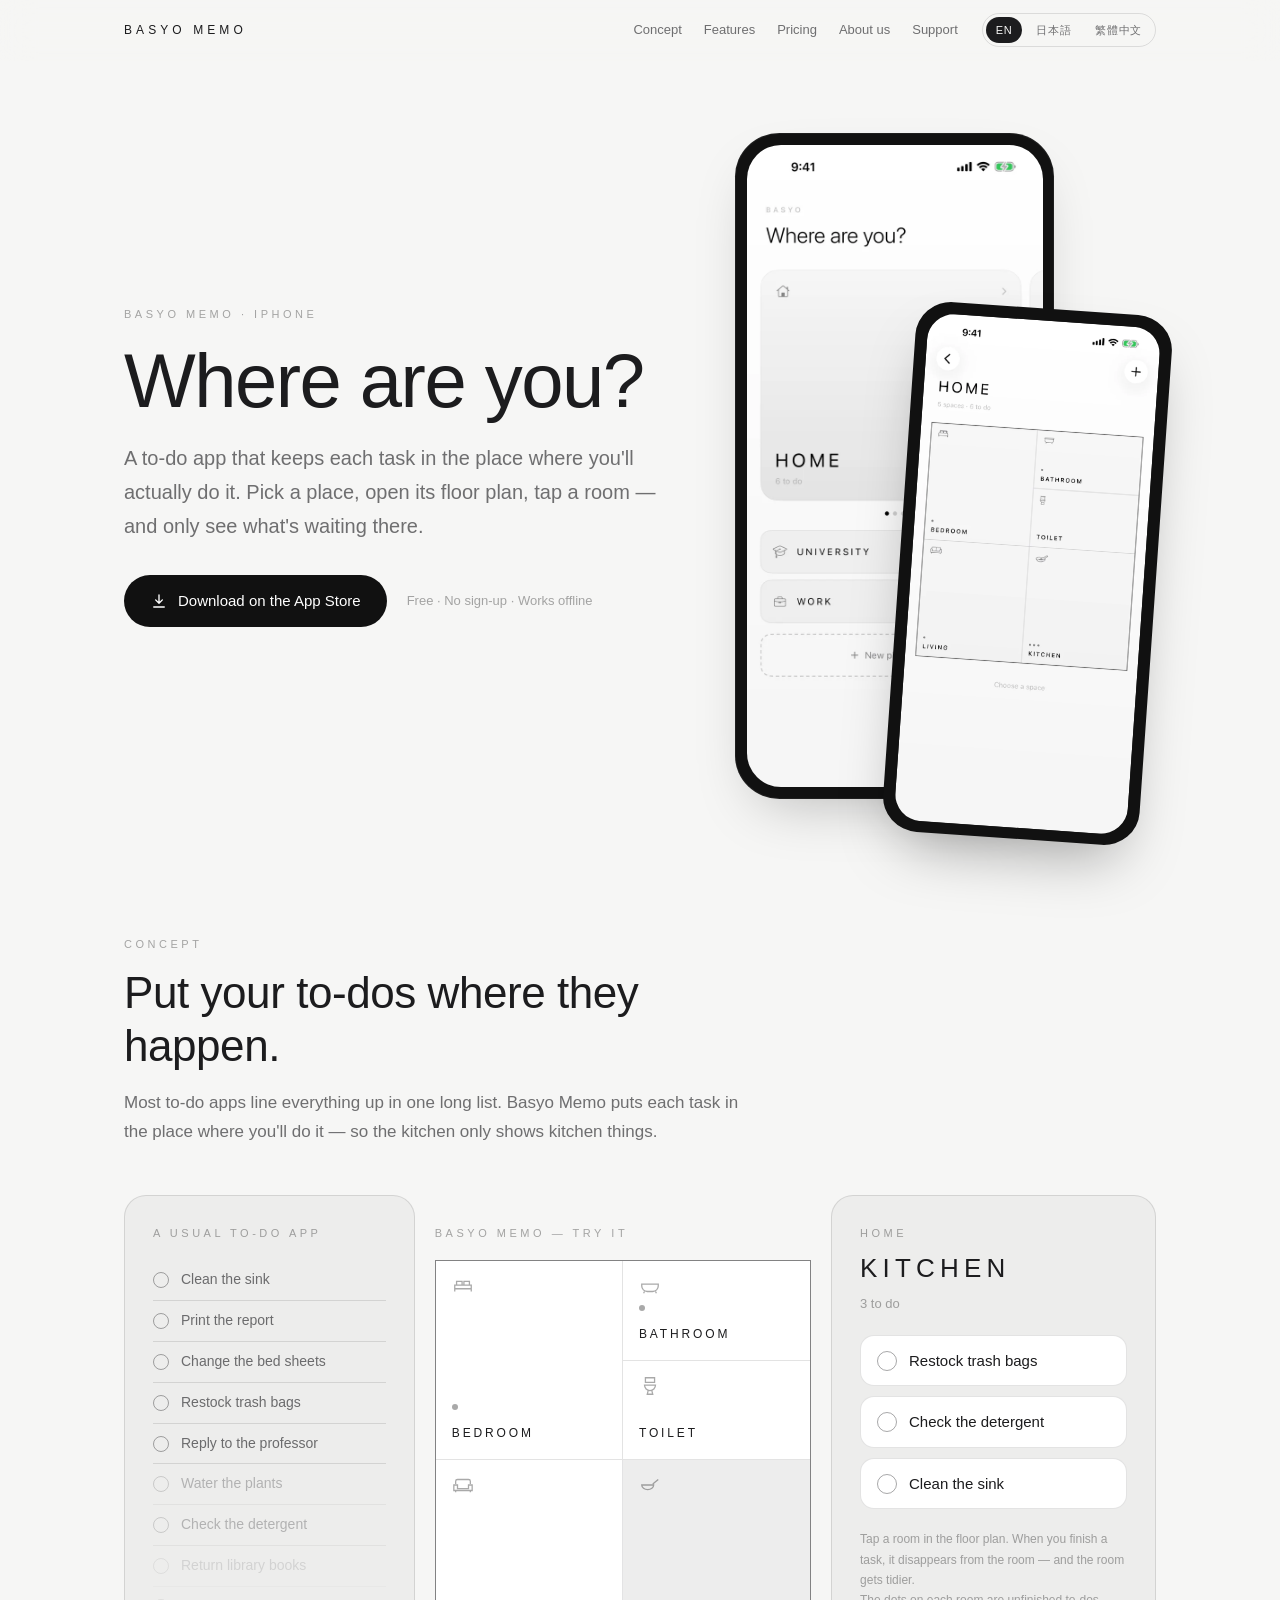
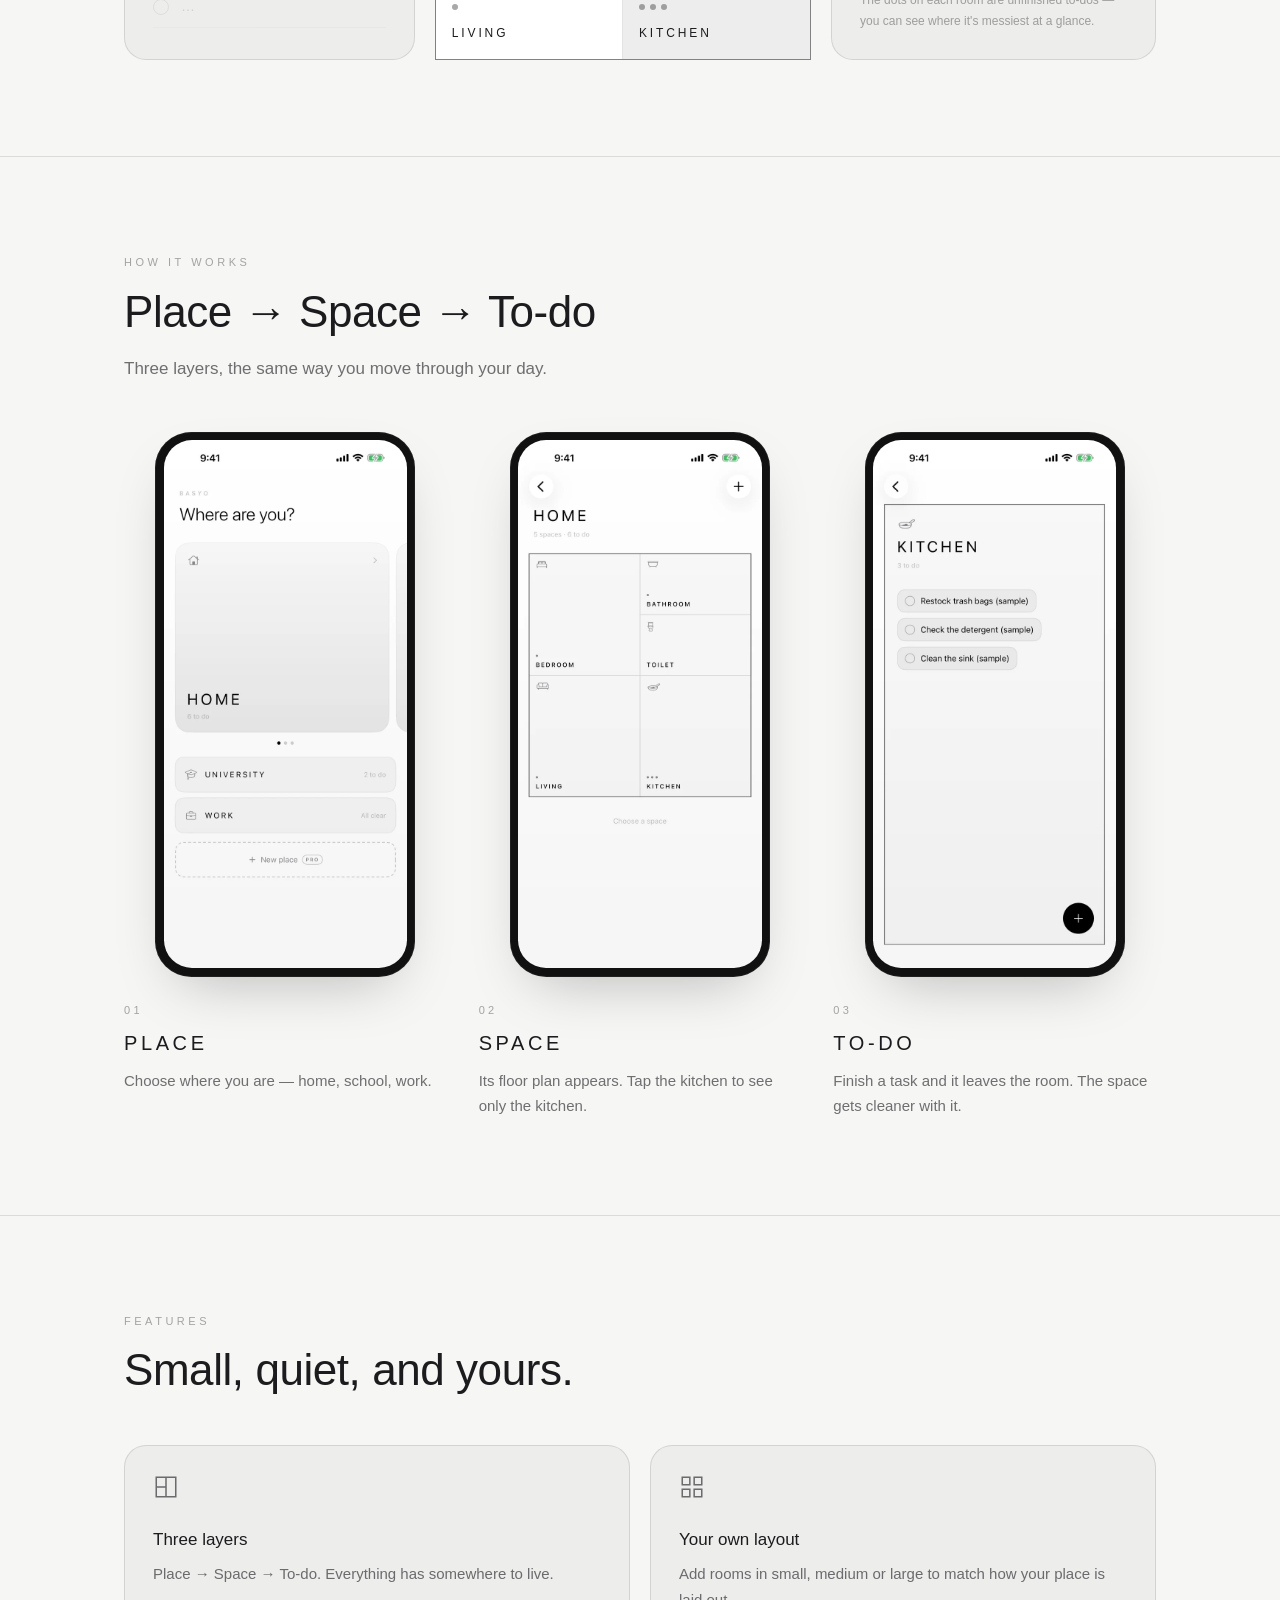
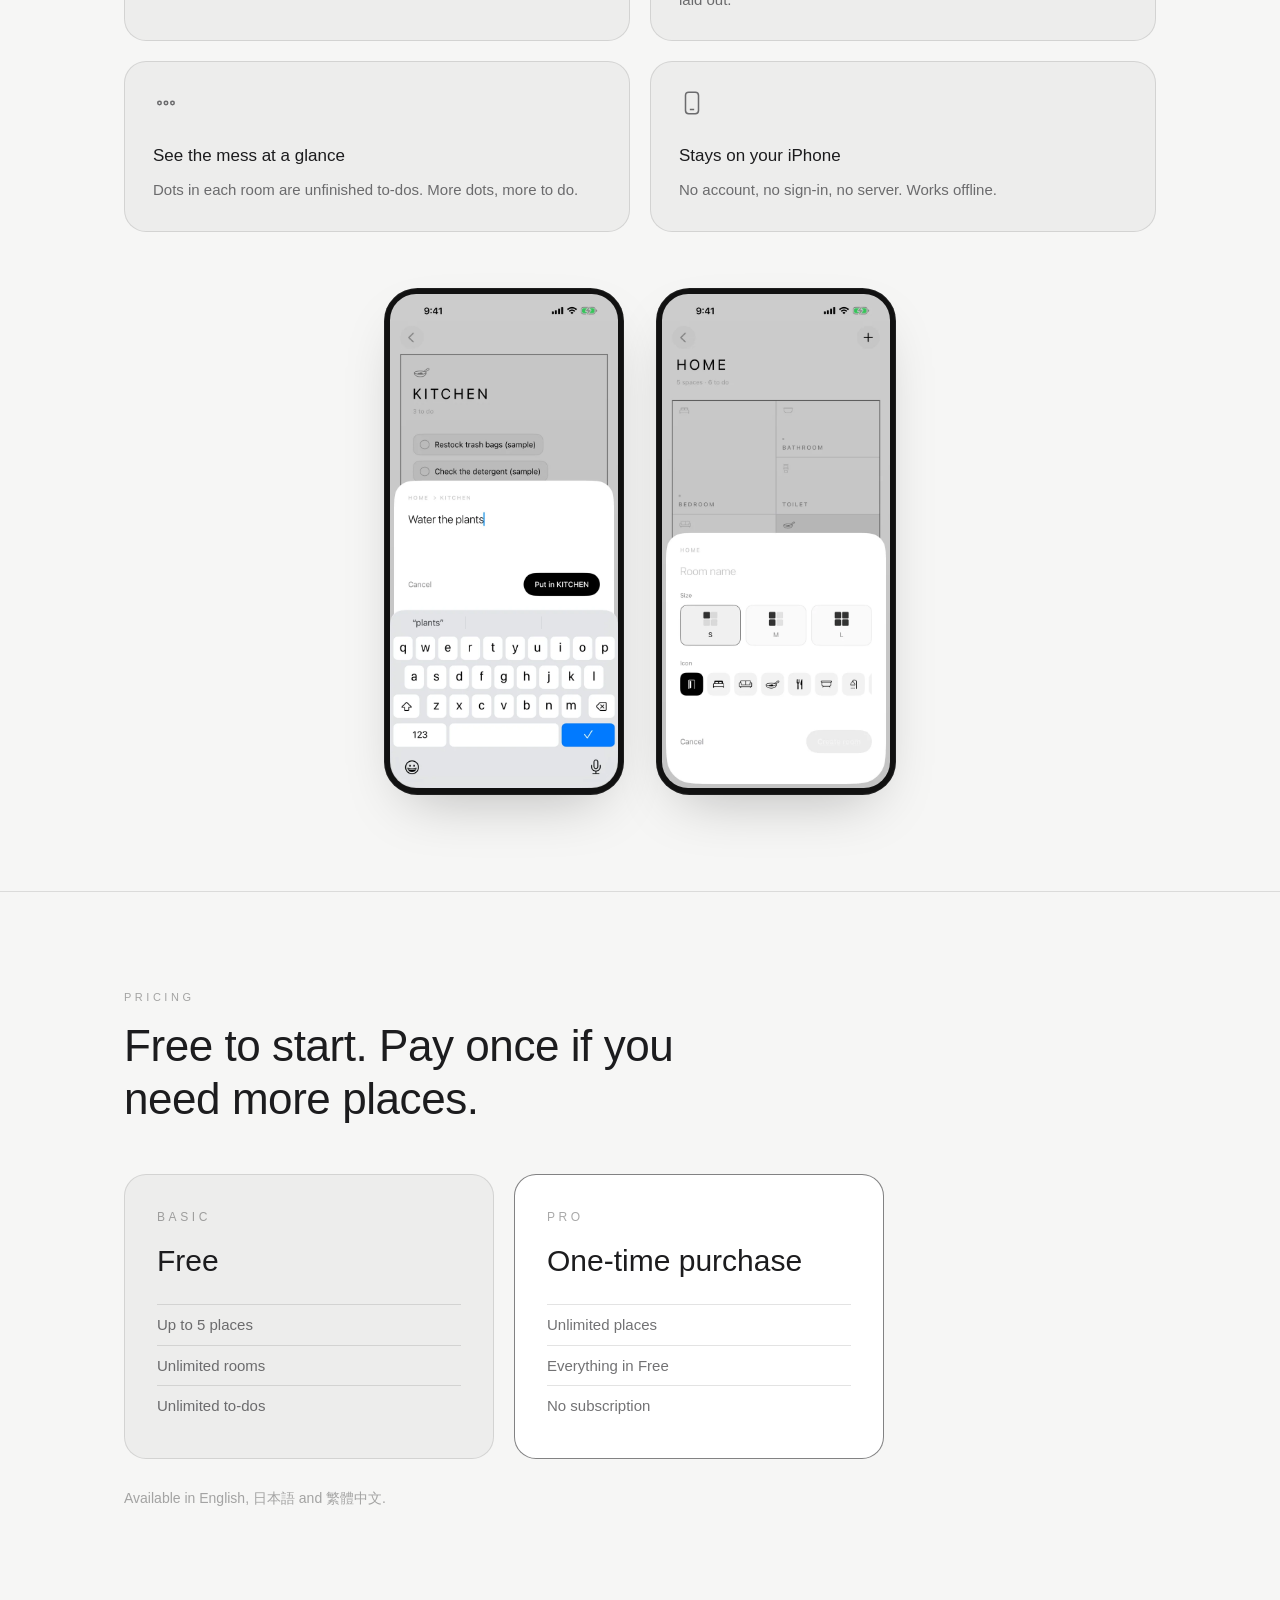
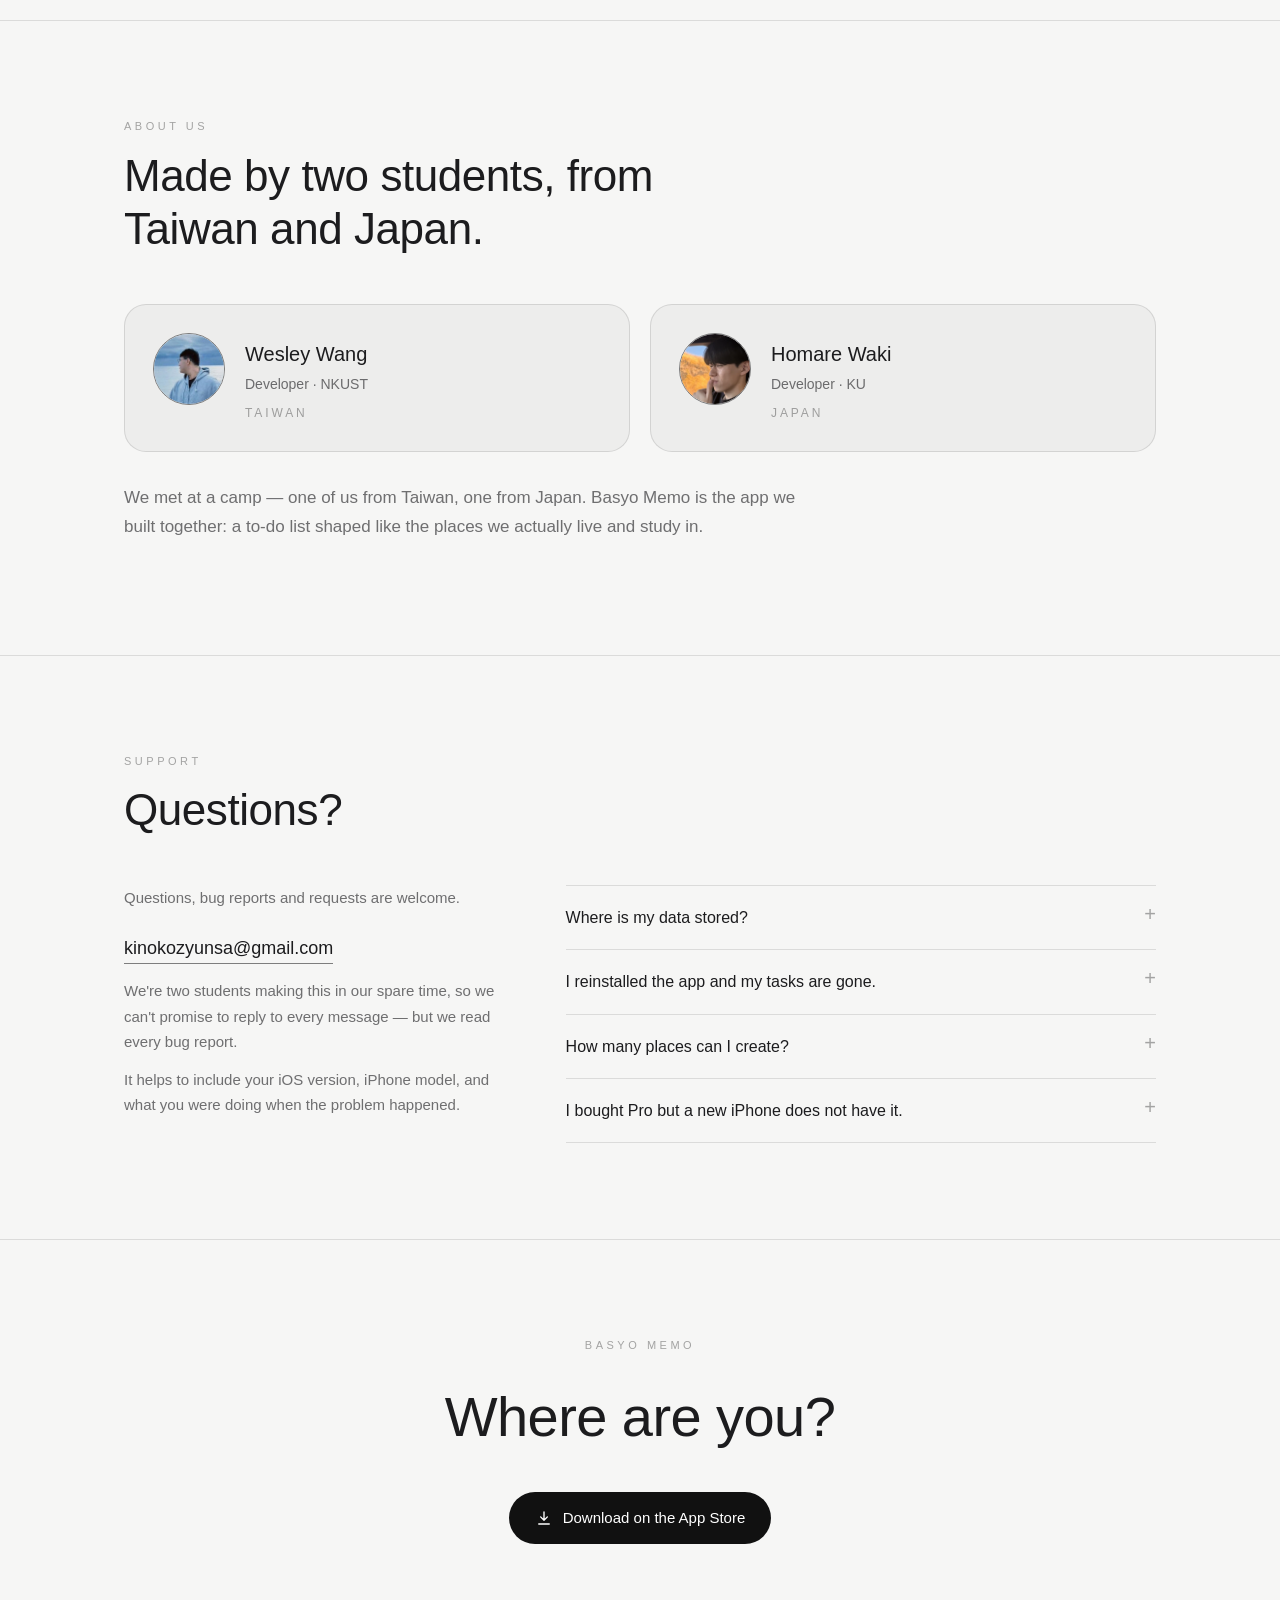
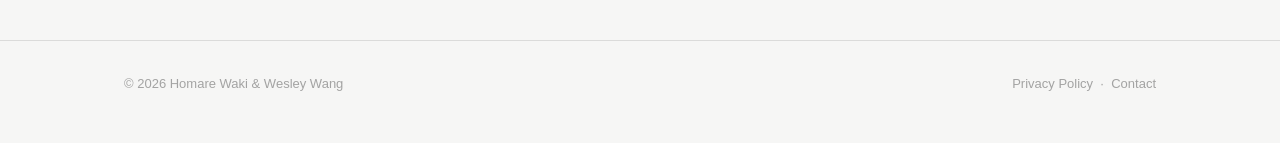
<file: index.html>
<!DOCTYPE html>
<html lang="en">
<head>
<meta charset="utf-8">
<meta name="viewport" content="width=device-width, initial-scale=1">
<title>Basyo Memo — To-dos that live where they happen</title>
<meta name="description" content="Basyo Memo is an iPhone to-do app that puts each task in the place where you'll do it. Pick a place, open its floor plan, tap a room.">
<meta property="og:title" content="Basyo Memo">
<meta property="og:description" content="To-dos that live where they happen.">
<meta property="og:image" content="images/place.webp">
<meta name="apple-itunes-app" content="app-id=6815061856">
<link rel="stylesheet" href="style.css">
</head>
<body>

<header class="topbar" id="top">
  <div class="wrap">
    <a class="brand" href="#top">BASYO MEMO</a>
    <nav class="nav" aria-label="Sections">
      <a href="#concept" data-i18n="nav.concept">Concept</a>
      <a href="#features" data-i18n="nav.features">Features</a>
      <a href="#pricing" data-i18n="nav.pricing">Pricing</a>
      <a href="#about" data-i18n="nav.about">About us</a>
      <a href="#support" data-i18n="nav.support">Support</a>
    </nav>
    <div class="lang" role="group" aria-label="Language">
      <button type="button" data-lang="en" aria-pressed="true">EN</button>
      <button type="button" data-lang="ja" aria-pressed="false">日本語</button>
      <button type="button" data-lang="zh" aria-pressed="false">繁體中文</button>
    </div>
  </div>
</header>

<main>

<!-- Hero -->
<div class="hero">
  <div class="wrap">
    <div>
      <div class="label">Basyo Memo · iPhone</div>
      <h1 data-i18n="hero.title">Where are you?</h1>
      <p class="lead" data-i18n="hero.lead">A to-do app that keeps each task in the place where you'll actually do it. Pick a place, open its floor plan, tap a room — and only see what's waiting there.</p>
      <div class="cta-row">
        <a class="store" href="https://apps.apple.com/tw/app/basyo-memo/id6815061856">
          <svg viewBox="0 0 24 24" fill="none" stroke="currentColor" stroke-width="1.8" stroke-linecap="round" stroke-linejoin="round" aria-hidden="true"><path d="M12 4v11m0 0-4.5-4.5M12 15l4.5-4.5M5 20h14"/></svg>
          <span data-i18n="cta.store">Download on the App Store</span>
        </a>
        <span class="cta-note" data-i18n="cta.note">Free · No sign-up · Works offline</span>
      </div>
    </div>
    <div class="hero-phones" aria-hidden="true">
      <div class="phone"><img src="images/place.webp" alt="" width="660" height="1434"></div>
      <div class="phone"><img src="images/floorplan.webp" alt="" width="660" height="1434"></div>
    </div>
  </div>
</div>

<!-- Concept -->
<section id="concept">
  <div class="wrap">
    <div class="section-head reveal">
      <div class="label" data-i18n="concept.label">Concept</div>
      <h2 data-i18n="concept.title">Put your to-dos where they happen.</h2>
      <p data-i18n="concept.body">Most to-do apps line everything up in one long list. Basyo Memo puts each task in the place where you'll do it — so the kitchen only shows kitchen things.</p>
    </div>

    <div class="demo reveal">
      <div class="list-card">
        <h3 class="label" data-i18n="concept.listLabel">A usual to-do app</h3>
        <ul class="long-list" data-i18n-list="concept.list">
          <li>Clean the sink</li><li>Print the report</li><li>Change the bed sheets</li>
          <li>Restock trash bags</li><li>Reply to the professor</li><li>Water the plants</li>
          <li>Check the detergent</li><li>Return library books</li><li>…</li>
        </ul>
      </div>
      <div class="plan-col">
        <h3 class="label" data-i18n="concept.placeLabel">Basyo Memo — try it</h3>
        <div class="plan" id="plan" role="group" aria-label="Floor plan">
        <button class="room r-bed" data-room="bedroom" aria-pressed="false">
          <svg viewBox="0 0 24 24"><path d="M3 18v-7h18v7M3 15h18M5 11V7h6v4M13 11V7h6v4"/></svg>
          <span><span class="dots"></span><span class="name" data-i18n="room.bedroom">Bedroom</span></span>
        </button>
        <button class="room r-bath" data-room="bathroom" aria-pressed="false">
          <svg viewBox="0 0 24 24"><path d="M3 10h18v2a6 6 0 0 1-6 6H9a6 6 0 0 1-6-6zM6 18l-1 2M18 18l1 2"/></svg>
          <span><span class="dots"></span><span class="name" data-i18n="room.bathroom">Bathroom</span></span>
        </button>
        <button class="room r-toilet" data-room="toilet" aria-pressed="false">
          <svg viewBox="0 0 24 24"><path d="M7 3h10v5H7zM6 11h12a6 6 0 0 1-6 6 6 6 0 0 1-6-6zM10 17l-1 4h6l-1-4"/></svg>
          <span><span class="dots"></span><span class="name" data-i18n="room.toilet">Toilet</span></span>
        </button>
        <button class="room r-living" data-room="living" aria-pressed="false">
          <svg viewBox="0 0 24 24"><path d="M4 11V8a2 2 0 0 1 2-2h12a2 2 0 0 1 2 2v3M2 12h4v4h12v-4h4v6H2zM4 18v2M20 18v2"/></svg>
          <span><span class="dots"></span><span class="name" data-i18n="room.living">Living</span></span>
        </button>
        <button class="room r-kitchen" data-room="kitchen" aria-pressed="true">
          <svg viewBox="0 0 24 24"><path d="M3 12h13a6.5 5 0 0 1-13 0zM15 11l6-5"/></svg>
          <span><span class="dots"></span><span class="name" data-i18n="room.kitchen">Kitchen</span></span>
        </button>
      </div>

      </div>

      <div class="panel" aria-live="polite">
        <div class="label">HOME</div>
        <div class="room-title" id="panel-title">Kitchen</div>
        <div class="count" id="panel-count"></div>
        <ul class="tasks" id="panel-tasks"></ul>
        <p class="clear" id="panel-clear" hidden data-i18n="demo.clear">All clear. Nothing waiting here.</p>
        <div class="hint"><span data-i18n="concept.tryIt">Tap a room in the floor plan. When you finish a task, it disappears from the room — and the room gets tidier.</span><br><span data-i18n="demo.hint">The dots on each room are unfinished to-dos — you can see where it's messiest at a glance.</span></div>
      </div>
    </div>
  </div>
</section>

<!-- How it works -->
<section id="how">
  <div class="wrap">
    <div class="section-head reveal">
      <div class="label" data-i18n="how.label">How it works</div>
      <h2 data-i18n="how.title">Place → Space → To-do</h2>
      <p data-i18n="how.body">Three layers, the same way you move through your day.</p>
    </div>
    <div class="steps">
      <div class="step reveal">
        <div class="phone"><img src="images/place.webp" alt="Choosing a place: Home, University, Work" width="660" height="1434"></div>
        <div class="num">01</div>
        <h3 data-i18n="how.s1t">Place</h3>
        <p data-i18n="how.s1">Choose where you are — home, school, work.</p>
      </div>
      <div class="step reveal">
        <div class="phone"><img src="images/floorplan.webp" alt="Floor plan of Home with five rooms" width="660" height="1434"></div>
        <div class="num">02</div>
        <h3 data-i18n="how.s2t">Space</h3>
        <p data-i18n="how.s2">Its floor plan appears. Tap the kitchen to see only the kitchen.</p>
      </div>
      <div class="step reveal">
        <div class="phone"><img src="images/room.webp" alt="Kitchen with three to-dos" width="660" height="1434"></div>
        <div class="num">03</div>
        <h3 data-i18n="how.s3t">To-do</h3>
        <p data-i18n="how.s3">Finish a task and it leaves the room. The space gets cleaner with it.</p>
      </div>
    </div>
  </div>
</section>

<!-- Features -->
<section id="features">
  <div class="wrap">
    <div class="section-head reveal">
      <div class="label" data-i18n="feat.label">Features</div>
      <h2 data-i18n="feat.title">Small, quiet, and yours.</h2>
    </div>
    <div class="features">
      <div class="feature reveal">
        <svg viewBox="0 0 24 24"><path d="M3 3h18v18H3zM12 3v18M3 12h9"/></svg>
        <h3 data-i18n="feat.f1t">Three layers</h3>
        <p data-i18n="feat.f1">Place → Space → To-do. Everything has somewhere to live.</p>
      </div>
      <div class="feature reveal">
        <svg viewBox="0 0 24 24"><path d="M3 3h7v7H3zM14 3h7v7h-7zM3 14h7v7H3zM14 14h7v7h-7z"/></svg>
        <h3 data-i18n="feat.f2t">Your own layout</h3>
        <p data-i18n="feat.f2">Add rooms in small, medium or large to match how your place is laid out.</p>
      </div>
      <div class="feature reveal">
        <svg viewBox="0 0 24 24"><circle cx="6" cy="12" r="1.6"/><circle cx="12" cy="12" r="1.6"/><circle cx="18" cy="12" r="1.6"/></svg>
        <h3 data-i18n="feat.f3t">See the mess at a glance</h3>
        <p data-i18n="feat.f3">Dots in each room are unfinished to-dos. More dots, more to do.</p>
      </div>
      <div class="feature reveal">
        <svg viewBox="0 0 24 24"><rect x="6" y="2" width="12" height="20" rx="3"/><path d="M10 18h4"/></svg>
        <h3 data-i18n="feat.f4t">Stays on your iPhone</h3>
        <p data-i18n="feat.f4">No account, no sign-in, no server. Works offline.</p>
      </div>
    </div>
    <div class="gallery reveal">
      <div class="phone"><img src="images/add-task.webp" alt="Adding a to-do to the kitchen" width="660" height="1434"></div>
      <div class="phone"><img src="images/add-room.webp" alt="Creating a room with size S, M or L" width="660" height="1434"></div>
    </div>
  </div>
</section>

<!-- Pricing -->
<section id="pricing">
  <div class="wrap">
    <div class="section-head reveal">
      <div class="label" data-i18n="price.label">Pricing</div>
      <h2 data-i18n="price.title">Free to start. Pay once if you need more places.</h2>
    </div>
    <div class="plans reveal">
      <div class="plan-card">
        <div class="tier" data-i18n="price.free">Basic</div>
        <div class="price" data-i18n="price.freePrice">Free</div>
        <ul>
          <li data-i18n="price.free1">Up to 5 places</li>
          <li data-i18n="price.free2">Unlimited rooms</li>
          <li data-i18n="price.free3">Unlimited to-dos</li>
        </ul>
      </div>
      <div class="plan-card pro">
        <div class="tier">Pro</div>
        <div class="price" data-i18n="price.proPrice">One-time purchase</div>
        <ul>
          <li data-i18n="price.pro1">Unlimited places</li>
          <li data-i18n="price.pro2">Everything in Free</li>
          <li data-i18n="price.pro3">No subscription</li>
        </ul>
      </div>
    </div>
    <p class="langs-note" data-i18n="price.langs">Available in English, 日本語 and 繁體中文.</p>
  </div>
</section>

<!-- About us -->
<section id="about">
  <div class="wrap">
    <div class="section-head reveal">
      <div class="label" data-i18n="about.label">About us</div>
      <h2 data-i18n="about.title">Made by two students, from Taiwan and Japan.</h2>
    </div>
    <div class="people reveal">
      <div class="person">
        <div class="avatar"><img src="images/wesley.webp" alt="Wesley Wang" width="144" height="144"></div>
        <div>
          <h3>Wesley Wang</h3>
          <div class="role" data-i18n="about.wesleyRole">Developer · NKUST</div>
          <div class="where" data-i18n="about.taiwan">Taiwan</div>
        </div>
      </div>
      <div class="person">
        <div class="avatar"><img src="images/homare.webp" alt="Homare Waki" width="144" height="144"></div>
        <div>
          <h3>Homare Waki</h3>
          <div class="role" data-i18n="about.homareRole">Developer · KU</div>
          <div class="where" data-i18n="about.japan">Japan</div>
        </div>
      </div>
    </div>
    <p class="story reveal" data-i18n="about.story">We met at a camp — one of us from Taiwan, one from Japan. Basyo Memo is the app we built together: a to-do list shaped like the places we actually live and study in.</p>
  </div>
</section>

<!-- Support -->
<section id="support">
  <div class="wrap">
    <div class="section-head reveal">
      <div class="label" data-i18n="support.label">Support</div>
      <h2 data-i18n="support.title">Questions?</h2>
    </div>
    <div class="support-grid">
      <div class="contact reveal">
        <p data-i18n="support.contact">Questions, bug reports and requests are welcome.</p>
        <a class="mail" href="mailto:kinokozyunsa@gmail.com">kinokozyunsa@gmail.com</a>
        <p data-i18n="support.reply">We're two students making this in our spare time, so we can't promise to reply to every message — but we read every bug report.</p>
        <p data-i18n="support.include">It helps to include your iOS version, iPhone model, and what you were doing when the problem happened.</p>
      </div>
      <div class="faq reveal">
        <details>
          <summary data-i18n="faq.q1">Where is my data stored?</summary>
          <p data-i18n="faq.a1">Only on your iPhone. There is no account and no server, and the app works offline.</p>
        </details>
        <details>
          <summary data-i18n="faq.q2">I reinstalled the app and my tasks are gone.</summary>
          <p data-i18n="faq.a2">Deleting the app also deletes its data. Reinstalling cannot bring it back.</p>
        </details>
        <details>
          <summary data-i18n="faq.q3">How many places can I create?</summary>
          <p data-i18n="faq.a3">Five for free, with unlimited rooms and tasks. Pro removes the limit on places with a single purchase.</p>
        </details>
        <details>
          <summary data-i18n="faq.q4">I bought Pro but a new iPhone does not have it.</summary>
          <p data-i18n="faq.a4">Open the Pro screen and tap “Restore purchase” while signed in with the same Apple Account.</p>
        </details>
      </div>
    </div>
  </div>
</section>

<!-- Closing -->
<section class="closing">
  <div class="wrap reveal">
    <div class="label">BASYO MEMO</div>
    <h2 data-i18n="closing.title">Where are you?</h2>
    <a class="store" href="https://apps.apple.com/tw/app/basyo-memo/id6815061856">
      <svg viewBox="0 0 24 24" fill="none" stroke="currentColor" stroke-width="1.8" stroke-linecap="round" stroke-linejoin="round" aria-hidden="true"><path d="M12 4v11m0 0-4.5-4.5M12 15l4.5-4.5M5 20h14"/></svg>
      <span data-i18n="cta.store">Download on the App Store</span>
    </a>
  </div>
</section>

</main>

<footer>
  <div class="wrap">
    <span>© 2026 Homare Waki &amp; Wesley Wang</span>
    <span>
      <a href="privacy.html" data-i18n="footer.privacy">Privacy Policy</a>
      &nbsp;·&nbsp;
      <a href="mailto:kinokozyunsa@gmail.com" data-i18n="footer.contact">Contact</a>
    </span>
  </div>
</footer>

<script>
(() => {
  // ---------- Translations ----------
  // English lives in the HTML; it is read from the page on load so it only has to be written once.
  const T = {
    ja: {
      "nav.concept": "コンセプト", "nav.features": "機能", "nav.pricing": "料金", "nav.about": "私たちについて", "nav.support": "サポート",
      "hero.title": "Where are you?",
      "hero.lead": "やることを、それをする「場所」に置いておく ToDo アプリ。場所を選び、間取りを開き、部屋をタップすると、そこで待っていることだけが見えます。",
      "cta.store": "App Store でダウンロード", "cta.note": "無料 · 登録不要 · オフラインで動作",
      "concept.label": "コンセプト",
      "concept.title": "やることは、それをする場所に。",
      "concept.body": "一般的な ToDo アプリは、すべてを長いリストに並べます。Basyo Memo は、やることを「それをする場所」に置きます。キッチンを開けば、キッチンのことだけ。",
      "concept.listLabel": "ふつうの ToDo アプリ",
      "concept.list": ["シンクを掃除する","レポートを印刷する","シーツを替える","ゴミ袋を補充する","先生にメールを返す","植物に水をやる","洗剤を確認する","図書館の本を返す","…"],
      "concept.placeLabel": "Basyo Memo — 試してみる",
      "concept.tryIt": "下の間取りの部屋をタップしてみてください。やることを終えると部屋から消えて、空間もすっきりします。",
      "room.bedroom": "寝室", "room.bathroom": "浴室", "room.toilet": "トイレ", "room.living": "リビング", "room.kitchen": "キッチン",
      "demo.clear": "すべて片付いています。", "demo.hint": "部屋の点は、まだ終わっていないやること。どこが一番散らかっているか、ひと目で分かります。",
      "demo.count": n => `やること ${n}`,
      "how.label": "使い方", "how.title": "場所 → 空間 → やること", "how.body": "一日の動きと同じ、三つの階層。",
      "how.s1t": "場所", "how.s1": "いまいる場所を選ぶ。家、学校、会社。",
      "how.s2t": "空間", "how.s2": "その場所の間取りが現れます。キッチンをタップすると、キッチンだけ。",
      "how.s3t": "やること", "how.s3": "終わったら部屋から消えて、空間もきれいになります。",
      "feat.label": "機能", "feat.title": "小さく、静かに、自分のために。",
      "feat.f1t": "三つの階層", "feat.f1": "場所 → 空間 → やること。すべてに置き場所があります。",
      "feat.f2t": "自分の間取りで", "feat.f2": "大・中・小の三つのサイズで部屋を追加して、実際の間取りに合わせられます。",
      "feat.f3t": "散らかり具合がひと目で", "feat.f3": "部屋の中の点は、まだ終わっていないやること。点が多いほど、やることが多い。",
      "feat.f4t": "データは iPhone の中だけ", "feat.f4": "アカウントもログインもサーバーもなし。オフラインでも使えます。",
      "price.label": "料金", "price.title": "無料で始めて、場所を増やしたいときだけ買い切りで。",
      "price.free": "ベーシック", "price.freePrice": "無料",
      "price.free1": "場所は 5 つまで", "price.free2": "部屋は無制限", "price.free3": "やることは無制限",
      "price.proPrice": "買い切り", "price.pro1": "場所が無制限に", "price.pro2": "無料版のすべての機能", "price.pro3": "サブスクリプションなし",
      "price.langs": "日本語・英語・繁体字中国語に対応しています。",
      "about.label": "私たちについて", "about.title": "台湾と日本の、二人の学生がつくりました。",
      "about.wesleyRole": "開発者 · 国立高雄科技大学", "about.homareRole": "開発者 · くまもとだいがく",
      "about.taiwan": "台湾", "about.japan": "日本",
      "about.story": "台湾から一人、日本から一人。私たちはキャンプで出会いました。Basyo Memo は、二人で一緒につくったアプリです。実際に暮らし、学ぶ場所のかたちをした ToDo リスト。",
      "support.label": "サポート", "support.title": "お問い合わせ",
      "support.contact": "ご質問・不具合のご報告・ご要望をお待ちしています。",
      "support.reply": "学生二人で空き時間に開発しているため、すべてのお問い合わせにお返事できるとは限りません。いただいた不具合の報告はすべて読んでいます。",
      "support.include": "不具合の場合は、iOS のバージョン、iPhone の機種、どの操作で起きたかを添えていただけると助かります。",
      "faq.q1": "データはどこに保存されますか？", "faq.a1": "iPhone の中だけです。アカウントもサーバーもなく、オフラインで動きます。",
      "faq.q2": "アプリを入れ直したら、やることが消えました。", "faq.a2": "アプリを削除すると、中のデータも一緒に消えます。入れ直しても元には戻せません。",
      "faq.q3": "場所はいくつ作れますか？", "faq.a3": "無料では 5 つまでで、部屋とやることは無制限です。Pro（買い切り）にすると、場所の数の制限がなくなります。",
      "faq.q4": "Pro を購入したのに、新しい iPhone で使えません。", "faq.a4": "購入時と同じ Apple アカウントでサインインし、Pro の画面で「購入を復元」を押してください。",
      "closing.title": "Where are you?",
      "footer.privacy": "プライバシーポリシー", "footer.contact": "お問い合わせ",
      "tasks": {
        bedroom: ["シーツを替える"], bathroom: ["シャンプーを補充する"], toilet: [],
        living: ["植物に水をやる"], kitchen: ["ゴミ袋を補充する", "洗剤を確認する", "シンクを掃除する"]
      }
    },
    zh: {
      "nav.concept": "概念", "nav.features": "功能", "nav.pricing": "價格", "nav.about": "關於我們", "nav.support": "支援",
      "hero.title": "Where are you?",
      "hero.lead": "把待辦放在「會做這件事的地方」的待辦 App。選一個地點、打開平面圖、點一下房間，只會看到那裡在等你的事。",
      "cta.store": "在 App Store 下載", "cta.note": "免費 · 免註冊 · 離線可用",
      "concept.label": "概念",
      "concept.title": "待辦，放在會做它的地方。",
      "concept.body": "一般的待辦 App 會把事情排成一長串清單。Basyo Memo 讓你把待辦放在「會做這件事的地方」。打開廚房，就只有廚房的事。",
      "concept.listLabel": "一般的待辦 App",
      "concept.list": ["清洗水槽","列印報告","換床單","補垃圾袋","回教授的信","幫植物澆水","檢查洗碗精","還圖書館的書","…"],
      "concept.placeLabel": "Basyo Memo — 試試看",
      "concept.tryIt": "點一下下方平面圖裡的房間。完成待辦後，它會從房間裡消失，空間也跟著變乾淨。",
      "room.bedroom": "臥室", "room.bathroom": "浴室", "room.toilet": "廁所", "room.living": "客廳", "room.kitchen": "廚房",
      "demo.clear": "都整理好了，這裡沒有待辦。", "demo.hint": "房間裡的點代表還沒完成的待辦，一眼就知道哪裡最亂。",
      "demo.count": n => `${n} 件待辦`,
      "how.label": "使用方式", "how.title": "地點 → 空間 → 待辦", "how.body": "三層結構，就跟你一天移動的方式一樣。",
      "how.s1t": "地點", "how.s1": "先選一個地點：家、學校、公司。",
      "how.s2t": "空間", "how.s2": "畫面會出現那個地點的平面圖。點一下廚房，就只會看到廚房。",
      "how.s3t": "待辦", "how.s3": "完成之後，它會從房間裡消失，空間也跟著變乾淨。",
      "feat.label": "功能", "feat.title": "小巧、安靜，只屬於你。",
      "feat.f1t": "三層結構", "feat.f1": "地點 → 空間 → 待辦。每件事都有它的位置。",
      "feat.f2t": "照自己的格局", "feat.f2": "用大、中、小三種尺寸新增房間，排出你家真正的樣子。",
      "feat.f3t": "哪裡最亂，一眼就知道", "feat.f3": "房間裡的點代表還沒完成的待辦。點越多，事情越多。",
      "feat.f4t": "資料只存在 iPhone 裡", "feat.f4": "免註冊、免登入、沒有伺服器，離線也能用。",
      "price.label": "價格", "price.title": "免費開始，需要更多地點時再一次買斷。",
      "price.free": "基本版", "price.freePrice": "免費",
      "price.free1": "最多 5 個地點", "price.free2": "房間無數量限制", "price.free3": "待辦無數量限制",
      "price.proPrice": "買斷制", "price.pro1": "地點無數量上限", "price.pro2": "包含免費版所有功能", "price.pro3": "不是訂閱制",
      "price.langs": "支援繁體中文、日文、英文。",
      "about.label": "關於我們", "about.title": "由台灣和日本的兩位學生一起開發。",
      "about.wesleyRole": "開發者 · 國立高雄科技大學", "about.homareRole": "開發者 · 熊本大學",
      "about.taiwan": "台灣", "about.japan": "日本",
      "about.story": "一個來自台灣，一個來自日本，我們在營隊認識。Basyo Memo 是我們一起做出來的 App：一份照著我們真正生活、上課的地方所排出來的待辦清單。",
      "support.label": "支援", "support.title": "有問題嗎？",
      "support.contact": "有任何問題、錯誤回報或建議，都歡迎來信。",
      "support.reply": "我們是兩個利用課餘時間開發的學生，無法保證回覆每一封信，但每一則錯誤回報我們都會看。",
      "support.include": "回報問題時，如果能附上 iOS 版本、iPhone 機型，以及發生問題時的操作步驟，會很有幫助。",
      "faq.q1": "資料存在哪裡？", "faq.a1": "只存在你的 iPhone 裡。不需要帳號，也沒有伺服器，離線也能使用。",
      "faq.q2": "重新安裝後待辦不見了。", "faq.a2": "刪除 App 時資料也會一併刪除，重新安裝無法復原。",
      "faq.q3": "可以建立幾個地點？", "faq.a3": "免費版可以建立 5 個，房間與待辦沒有數量限制。升級 Pro（買斷制）後即可解除地點上限。",
      "faq.q4": "買了 Pro，但新 iPhone 上沒有。", "faq.a4": "請用購買時的同一個 Apple 帳號登入，並在 Pro 畫面點「恢復購買」。",
      "closing.title": "Where are you?",
      "footer.privacy": "隱私權政策", "footer.contact": "聯絡我們",
      "tasks": {
        bedroom: ["換床單"], bathroom: ["補洗髮精"], toilet: [],
        living: ["幫植物澆水"], kitchen: ["補垃圾袋", "檢查洗碗精", "清洗水槽"]
      }
    }
  };

  // Capture the English text already in the page.
  const en = { "demo.count": n => `${n} to do`, "tasks": {
    bedroom: ["Change the bed sheets"], bathroom: ["Refill the shampoo"], toilet: [],
    living: ["Water the plants"], kitchen: ["Restock trash bags", "Check the detergent", "Clean the sink"]
  }};
  document.querySelectorAll("[data-i18n]").forEach(el => { en[el.dataset.i18n] ??= el.textContent; });
  document.querySelectorAll("[data-i18n-list]").forEach(el => {
    en[el.dataset.i18nList] = [...el.children].map(li => li.textContent);
  });
  T.en = en;

  // ---------- Floor plan demo ----------
  const plan = document.getElementById("plan");
  const titleEl = document.getElementById("panel-title");
  const countEl = document.getElementById("panel-count");
  const listEl = document.getElementById("panel-tasks");
  const clearEl = document.getElementById("panel-clear");
  let lang = "en";
  let current = "kitchen";
  // Which tasks are done, per room, by index — kept when the language changes.
  const done = {};

  const tasksFor = room => (T[lang].tasks[room] || []).map((text, i) => ({ text, i }))
    .filter(t => !(done[room] || new Set()).has(t.i));

  function renderDots() {
    plan.querySelectorAll(".room").forEach(btn => {
      const n = tasksFor(btn.dataset.room).length;
      btn.querySelector(".dots").innerHTML = "<i></i>".repeat(n);
      btn.setAttribute("aria-pressed", btn.dataset.room === current);
    });
  }

  function renderPanel() {
    const open = tasksFor(current);
    titleEl.textContent = T[lang]["room." + current];
    countEl.textContent = open.length ? T[lang]["demo.count"](open.length) : "";
    clearEl.hidden = open.length > 0;
    listEl.innerHTML = "";
    open.forEach(t => {
      const li = document.createElement("li");
      const b = document.createElement("button");
      b.type = "button";
      b.textContent = t.text;
      b.addEventListener("click", () => {
        li.classList.add("done");
        (done[current] ||= new Set()).add(t.i);
        setTimeout(() => { renderDots(); renderPanel(); }, 380);
      });
      li.appendChild(b);
      listEl.appendChild(li);
    });
  }

  plan.addEventListener("click", e => {
    const btn = e.target.closest(".room");
    if (!btn) return;
    current = btn.dataset.room;
    renderDots(); renderPanel();
  });

  // ---------- Language ----------
  function setLang(next) {
    lang = T[next] ? next : "en";
    const dict = T[lang];
    document.documentElement.lang = { en: "en", ja: "ja", zh: "zh-Hant" }[lang];
    document.querySelectorAll("[data-i18n]").forEach(el => {
      const v = dict[el.dataset.i18n] ?? en[el.dataset.i18n];
      if (typeof v === "string") el.textContent = v;
    });
    document.querySelectorAll("[data-i18n-list]").forEach(el => {
      const items = dict[el.dataset.i18nList] || en[el.dataset.i18nList];
      el.innerHTML = items.map(s => `<li>${s}</li>`).join("");
    });
    document.querySelectorAll(".lang [data-lang]").forEach(b => b.setAttribute("aria-pressed", b.dataset.lang === lang));
    try { localStorage.setItem("basyo-lang", lang); } catch (_) {}
    renderDots(); renderPanel();
  }

  document.querySelectorAll(".lang [data-lang]").forEach(b => b.addEventListener("click", () => setLang(b.dataset.lang)));

  // ?lang=ja in the URL wins, then the last choice, then the browser's language.
  let initial = new URLSearchParams(location.search).get("lang");
  if (!initial) { try { initial = localStorage.getItem("basyo-lang"); } catch (_) {} }
  if (!initial) {
    const nav = (navigator.language || "en").toLowerCase();
    initial = nav.startsWith("ja") ? "ja" : nav.startsWith("zh") ? "zh" : "en";
  }
  setLang(initial);

  // ---------- Small touches ----------
  const bar = document.querySelector(".topbar");
  const onScroll = () => bar.classList.toggle("scrolled", scrollY > 8);
  addEventListener("scroll", onScroll, { passive: true }); onScroll();

  if ("IntersectionObserver" in window) {
    const io = new IntersectionObserver(entries => entries.forEach(en => {
      if (en.isIntersecting) { en.target.classList.add("in"); io.unobserve(en.target); }
    }), { rootMargin: "0px 0px -8% 0px" });
    document.querySelectorAll(".reveal").forEach(el => io.observe(el));
  } else {
    document.querySelectorAll(".reveal").forEach(el => el.classList.add("in"));
  }
})();
</script>
</body>
</html>
</file>
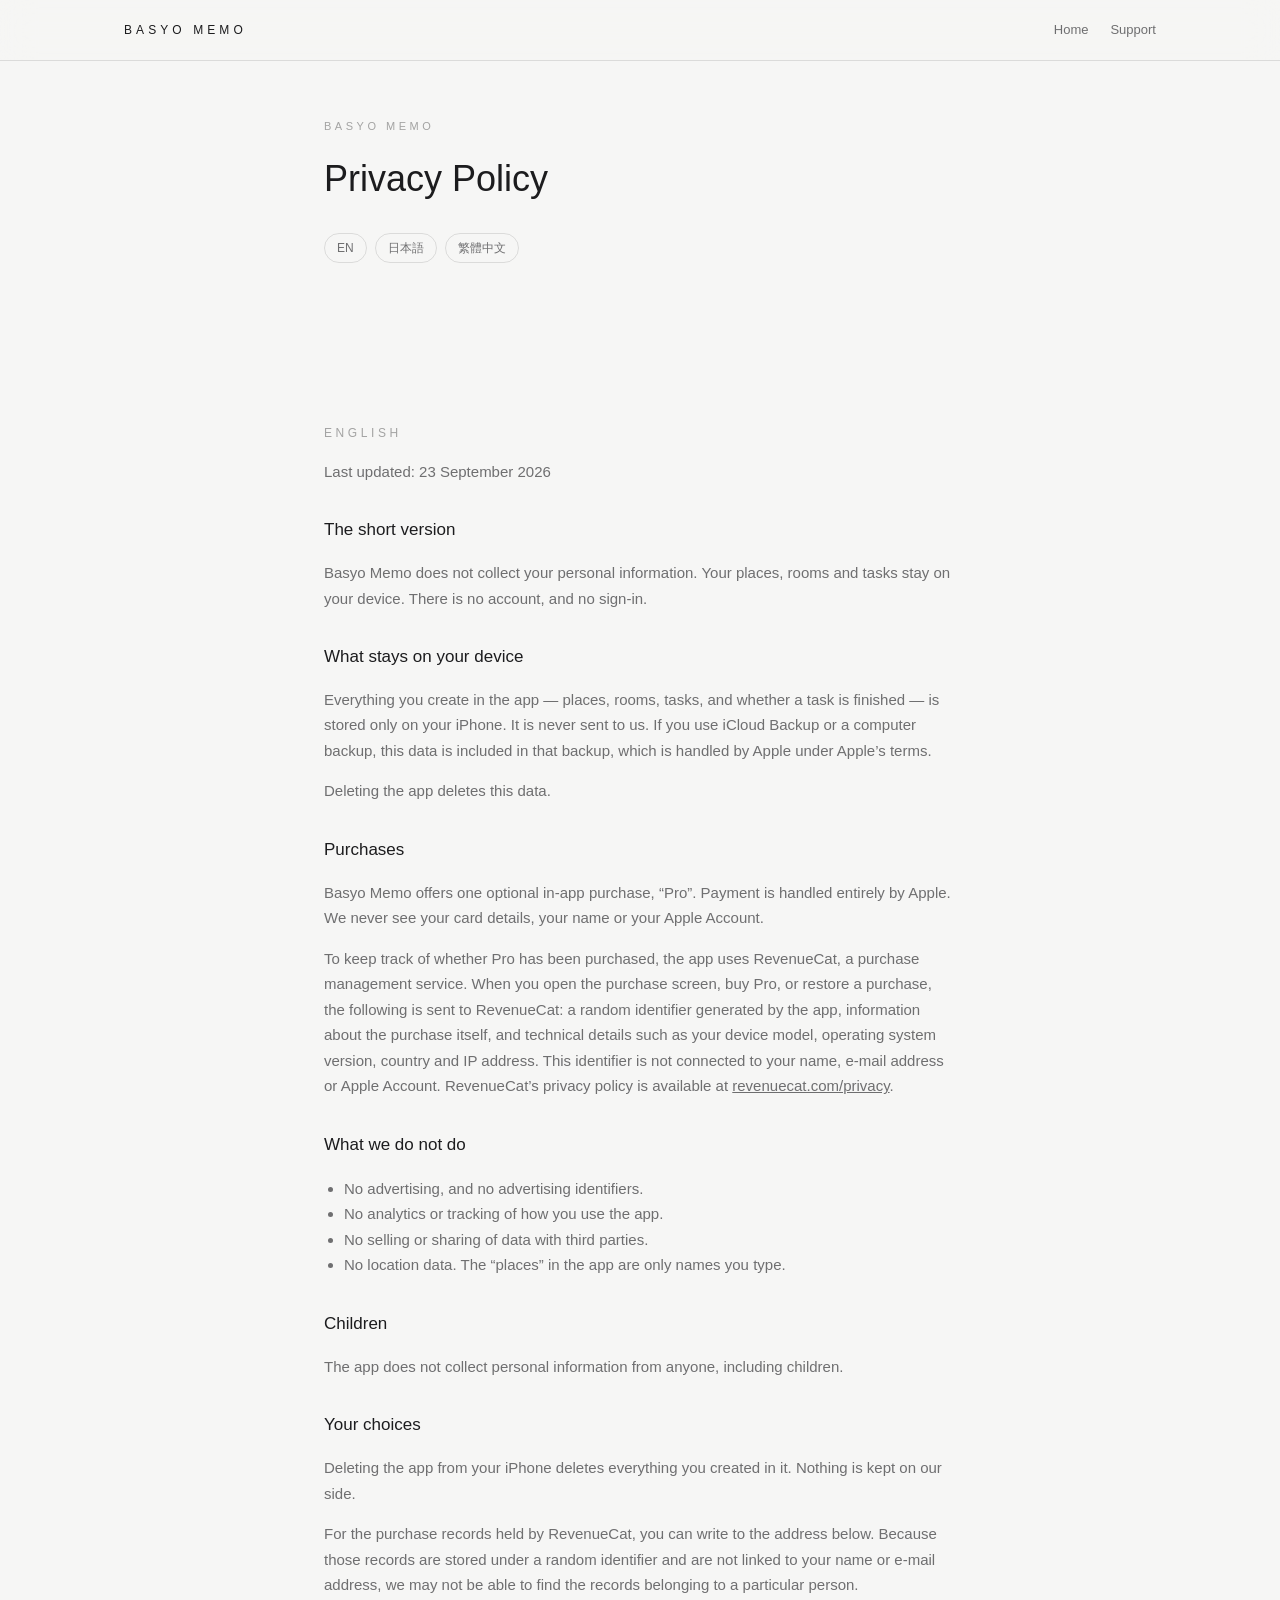
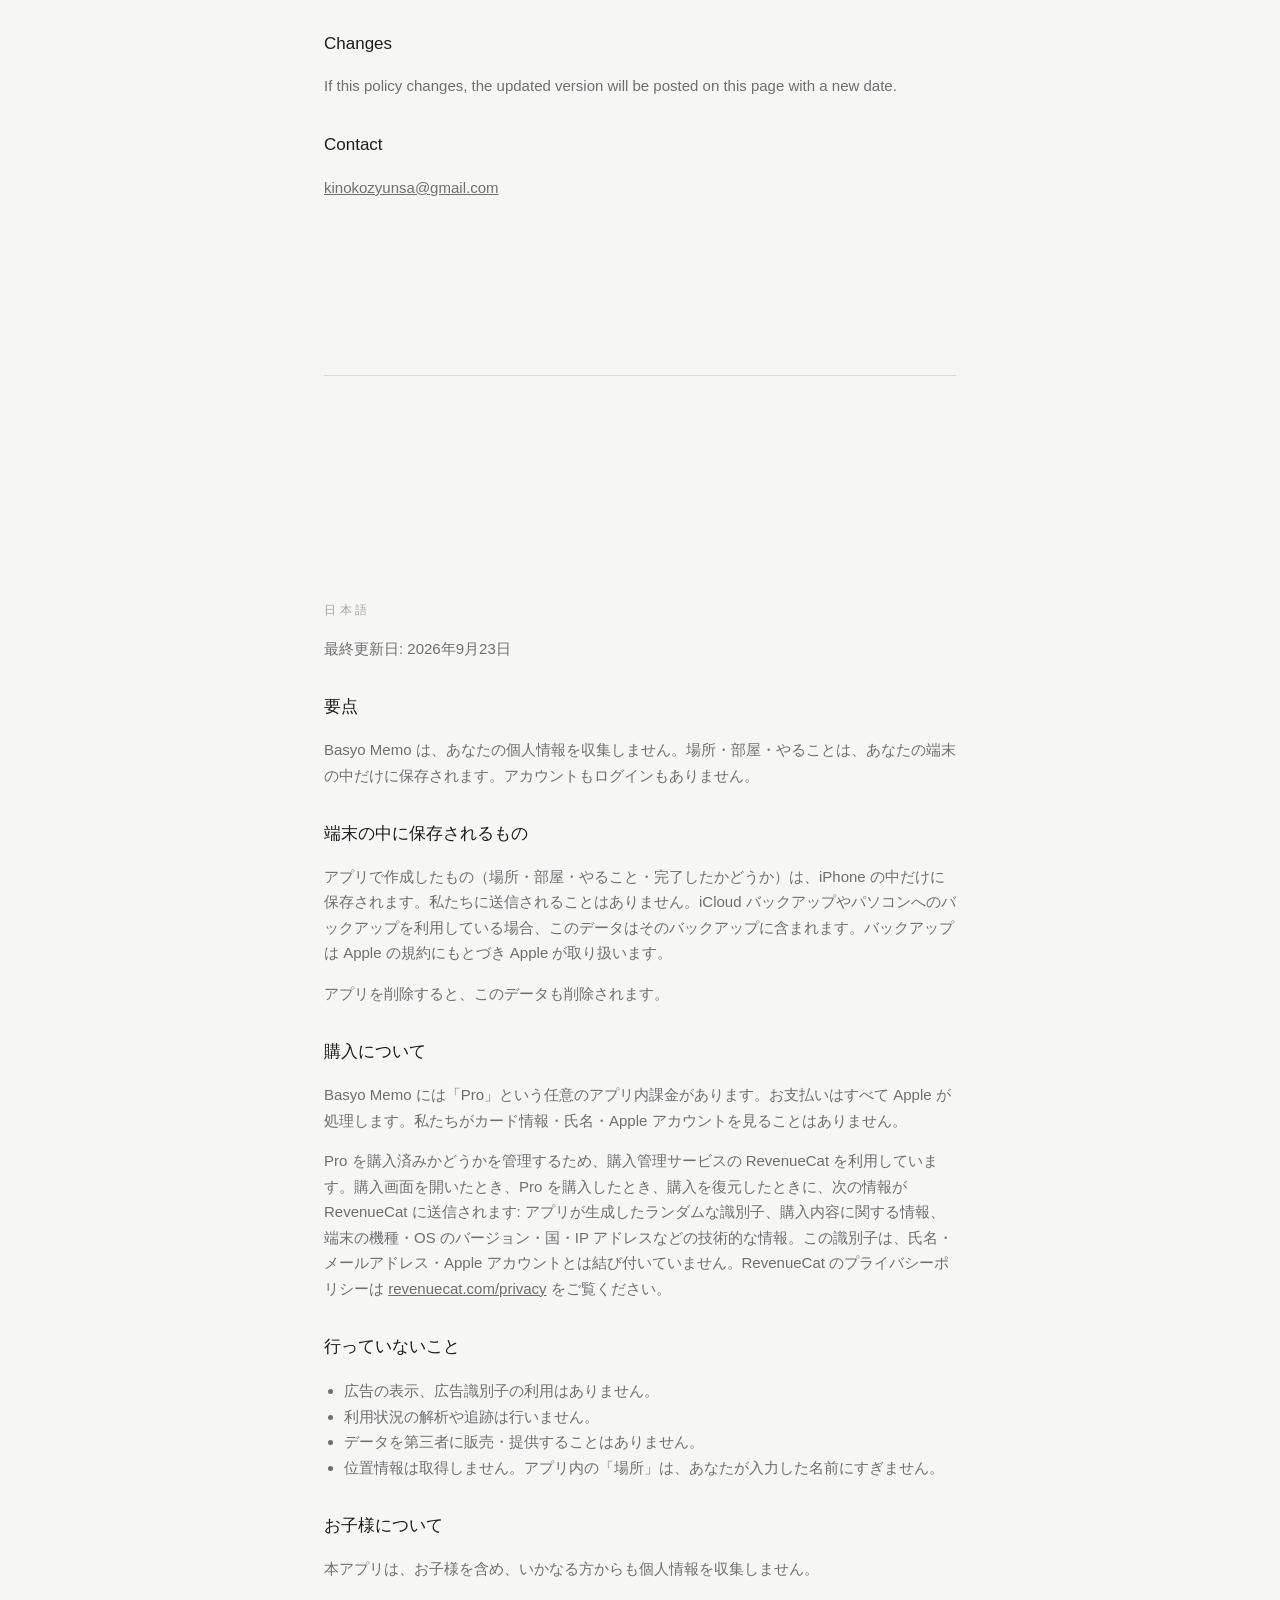
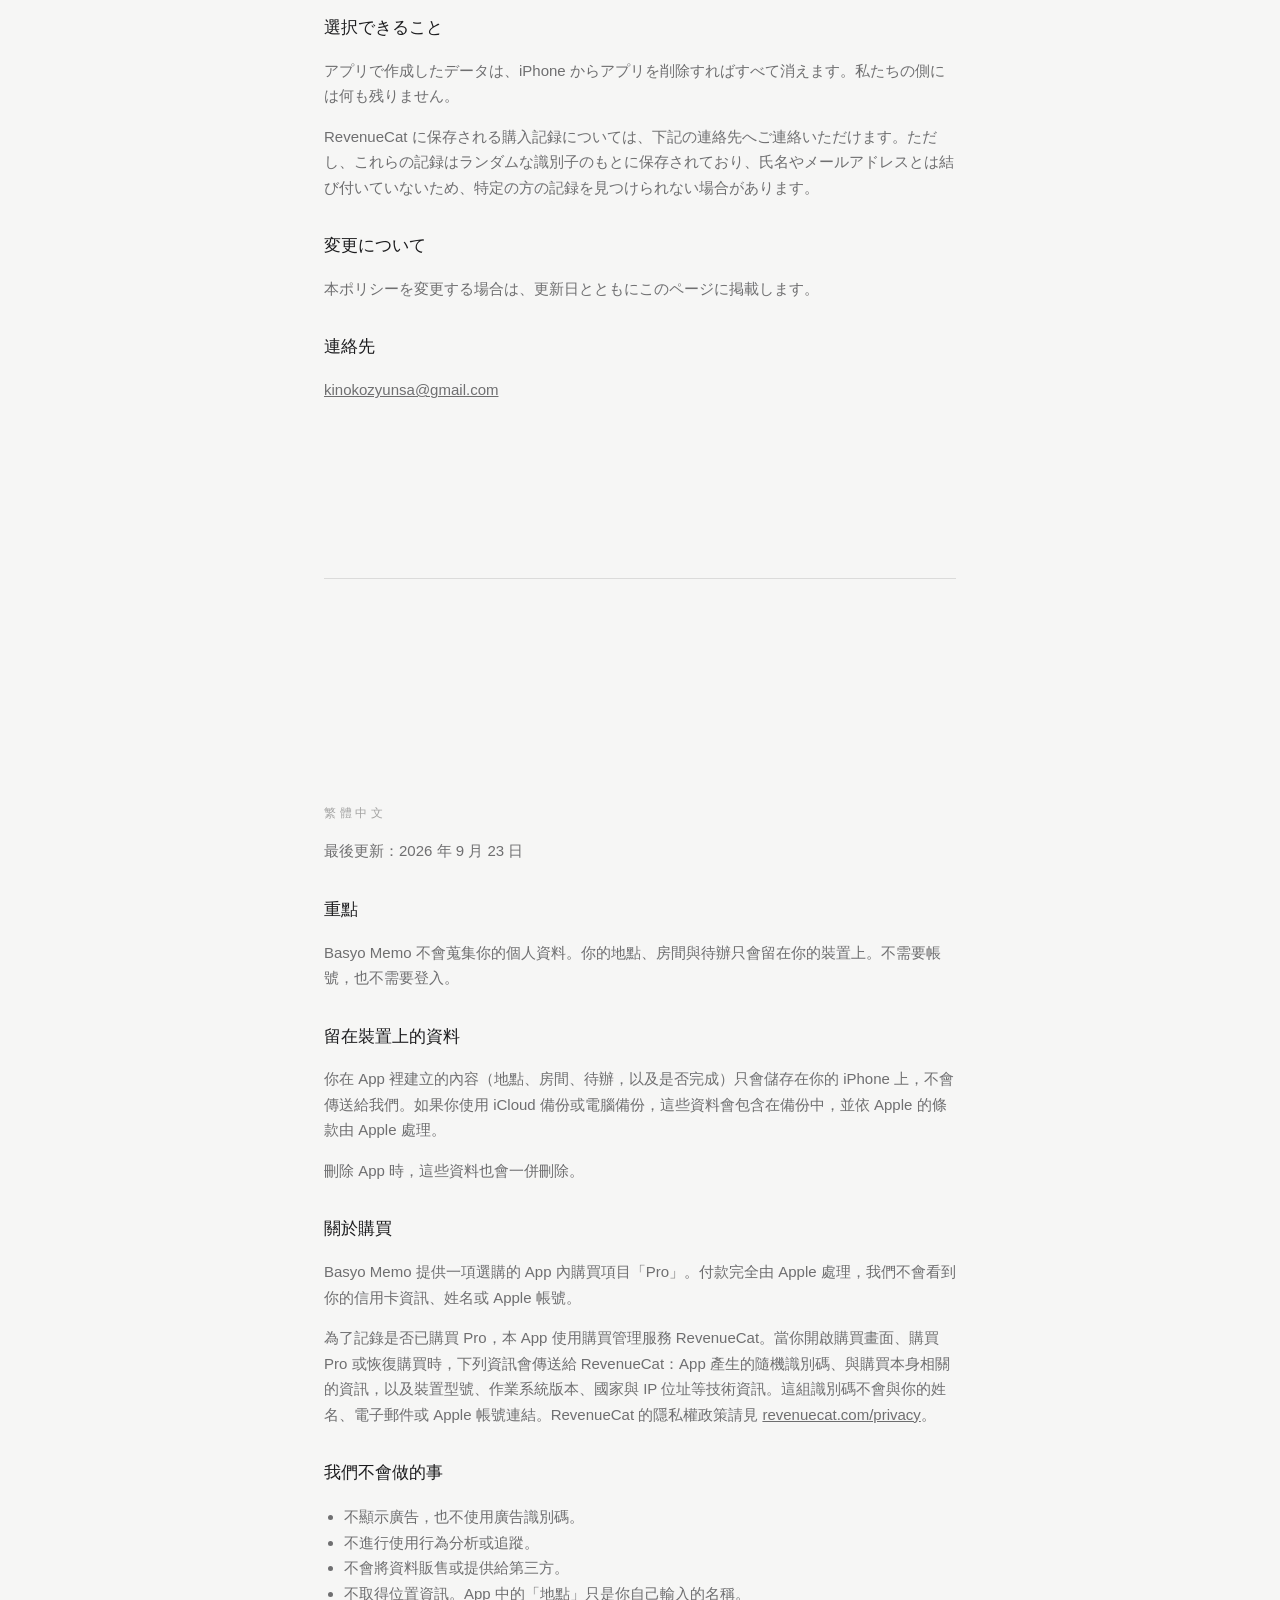
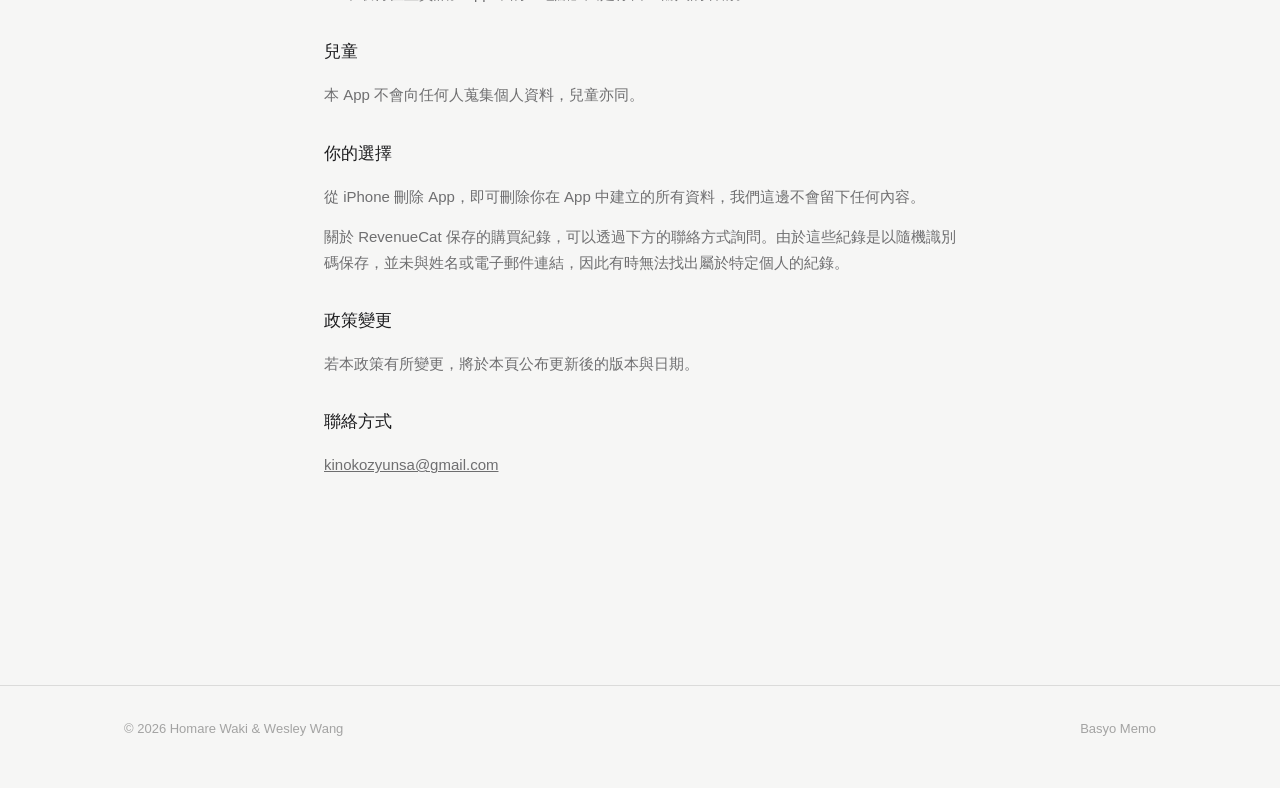
<file: privacy.html>
<!DOCTYPE html>
<html lang="en">
<head>
<meta charset="utf-8">
<meta name="viewport" content="width=device-width, initial-scale=1">
<title>Basyo Memo — Privacy Policy</title>
<link rel="stylesheet" href="style.css">
</head>
<body>
<header class="topbar scrolled">
  <div class="wrap">
    <a class="brand" href="index.html">BASYO MEMO</a>
    <nav class="nav" aria-label="Site">
      <a href="index.html">Home</a>
      <a href="index.html#support">Support</a>
    </nav>
  </div>
</header>

<main class="doc">
<div class="label">BASYO MEMO</div>
<h1>Privacy Policy</h1>
<div class="jump"><a href="#en">EN</a><a href="#ja">日本語</a><a href="#zh">繁體中文</a></div>

<section id="en">
<h2>English</h2>
<p>Last updated: 23 September 2026</p>

<h3>The short version</h3>
<p>Basyo Memo does not collect your personal information. Your places, rooms and tasks stay on your device. There is no account, and no sign-in.</p>

<h3>What stays on your device</h3>
<p>Everything you create in the app — places, rooms, tasks, and whether a task is finished — is stored only on your iPhone. It is never sent to us. If you use iCloud Backup or a computer backup, this data is included in that backup, which is handled by Apple under Apple’s terms.</p>
<p>Deleting the app deletes this data.</p>

<h3>Purchases</h3>
<p>Basyo Memo offers one optional in-app purchase, “Pro”. Payment is handled entirely by Apple. We never see your card details, your name or your Apple Account.</p>
<p>To keep track of whether Pro has been purchased, the app uses RevenueCat, a purchase management service. When you open the purchase screen, buy Pro, or restore a purchase, the following is sent to RevenueCat: a random identifier generated by the app, information about the purchase itself, and technical details such as your device model, operating system version, country and IP address. This identifier is not connected to your name, e-mail address or Apple Account. RevenueCat’s privacy policy is available at <a href="https://www.revenuecat.com/privacy">revenuecat.com/privacy</a>.</p>

<h3>What we do not do</h3>
<ul>
<li>No advertising, and no advertising identifiers.</li>
<li>No analytics or tracking of how you use the app.</li>
<li>No selling or sharing of data with third parties.</li>
<li>No location data. The “places” in the app are only names you type.</li>
</ul>

<h3>Children</h3>
<p>The app does not collect personal information from anyone, including children.</p>

<h3>Your choices</h3>
<p>Deleting the app from your iPhone deletes everything you created in it. Nothing is kept on our side.</p>
<p>For the purchase records held by RevenueCat, you can write to the address below. Because those records are stored under a random identifier and are not linked to your name or e-mail address, we may not be able to find the records belonging to a particular person.</p>

<h3>Changes</h3>
<p>If this policy changes, the updated version will be posted on this page with a new date.</p>

<h3>Contact</h3>
<p><a href="mailto:kinokozyunsa@gmail.com">kinokozyunsa@gmail.com</a></p>
</section>

<hr>

<section id="ja">
<h2>日本語</h2>
<p>最終更新日: 2026年9月23日</p>

<h3>要点</h3>
<p>Basyo Memo は、あなたの個人情報を収集しません。場所・部屋・やることは、あなたの端末の中だけに保存されます。アカウントもログインもありません。</p>

<h3>端末の中に保存されるもの</h3>
<p>アプリで作成したもの（場所・部屋・やること・完了したかどうか）は、iPhone の中だけに保存されます。私たちに送信されることはありません。iCloud バックアップやパソコンへのバックアップを利用している場合、このデータはそのバックアップに含まれます。バックアップは Apple の規約にもとづき Apple が取り扱います。</p>
<p>アプリを削除すると、このデータも削除されます。</p>

<h3>購入について</h3>
<p>Basyo Memo には「Pro」という任意のアプリ内課金があります。お支払いはすべて Apple が処理します。私たちがカード情報・氏名・Apple アカウントを見ることはありません。</p>
<p>Pro を購入済みかどうかを管理するため、購入管理サービスの RevenueCat を利用しています。購入画面を開いたとき、Pro を購入したとき、購入を復元したときに、次の情報が RevenueCat に送信されます: アプリが生成したランダムな識別子、購入内容に関する情報、端末の機種・OS のバージョン・国・IP アドレスなどの技術的な情報。この識別子は、氏名・メールアドレス・Apple アカウントとは結び付いていません。RevenueCat のプライバシーポリシーは <a href="https://www.revenuecat.com/privacy">revenuecat.com/privacy</a> をご覧ください。</p>

<h3>行っていないこと</h3>
<ul>
<li>広告の表示、広告識別子の利用はありません。</li>
<li>利用状況の解析や追跡は行いません。</li>
<li>データを第三者に販売・提供することはありません。</li>
<li>位置情報は取得しません。アプリ内の「場所」は、あなたが入力した名前にすぎません。</li>
</ul>

<h3>お子様について</h3>
<p>本アプリは、お子様を含め、いかなる方からも個人情報を収集しません。</p>

<h3>選択できること</h3>
<p>アプリで作成したデータは、iPhone からアプリを削除すればすべて消えます。私たちの側には何も残りません。</p>
<p>RevenueCat に保存される購入記録については、下記の連絡先へご連絡いただけます。ただし、これらの記録はランダムな識別子のもとに保存されており、氏名やメールアドレスとは結び付いていないため、特定の方の記録を見つけられない場合があります。</p>

<h3>変更について</h3>
<p>本ポリシーを変更する場合は、更新日とともにこのページに掲載します。</p>

<h3>連絡先</h3>
<p><a href="mailto:kinokozyunsa@gmail.com">kinokozyunsa@gmail.com</a></p>
</section>

<hr>

<section id="zh">
<h2>繁體中文</h2>
<p>最後更新：2026 年 9 月 23 日</p>

<h3>重點</h3>
<p>Basyo Memo 不會蒐集你的個人資料。你的地點、房間與待辦只會留在你的裝置上。不需要帳號，也不需要登入。</p>

<h3>留在裝置上的資料</h3>
<p>你在 App 裡建立的內容（地點、房間、待辦，以及是否完成）只會儲存在你的 iPhone 上，不會傳送給我們。如果你使用 iCloud 備份或電腦備份，這些資料會包含在備份中，並依 Apple 的條款由 Apple 處理。</p>
<p>刪除 App 時，這些資料也會一併刪除。</p>

<h3>關於購買</h3>
<p>Basyo Memo 提供一項選購的 App 內購買項目「Pro」。付款完全由 Apple 處理，我們不會看到你的信用卡資訊、姓名或 Apple 帳號。</p>
<p>為了記錄是否已購買 Pro，本 App 使用購買管理服務 RevenueCat。當你開啟購買畫面、購買 Pro 或恢復購買時，下列資訊會傳送給 RevenueCat：App 產生的隨機識別碼、與購買本身相關的資訊，以及裝置型號、作業系統版本、國家與 IP 位址等技術資訊。這組識別碼不會與你的姓名、電子郵件或 Apple 帳號連結。RevenueCat 的隱私權政策請見 <a href="https://www.revenuecat.com/privacy">revenuecat.com/privacy</a>。</p>

<h3>我們不會做的事</h3>
<ul>
<li>不顯示廣告，也不使用廣告識別碼。</li>
<li>不進行使用行為分析或追蹤。</li>
<li>不會將資料販售或提供給第三方。</li>
<li>不取得位置資訊。App 中的「地點」只是你自己輸入的名稱。</li>
</ul>

<h3>兒童</h3>
<p>本 App 不會向任何人蒐集個人資料，兒童亦同。</p>

<h3>你的選擇</h3>
<p>從 iPhone 刪除 App，即可刪除你在 App 中建立的所有資料，我們這邊不會留下任何內容。</p>
<p>關於 RevenueCat 保存的購買紀錄，可以透過下方的聯絡方式詢問。由於這些紀錄是以隨機識別碼保存，並未與姓名或電子郵件連結，因此有時無法找出屬於特定個人的紀錄。</p>

<h3>政策變更</h3>
<p>若本政策有所變更，將於本頁公布更新後的版本與日期。</p>

<h3>聯絡方式</h3>
<p><a href="mailto:kinokozyunsa@gmail.com">kinokozyunsa@gmail.com</a></p>
</section>

</main>

<footer><div class="wrap"><span>© 2026 Homare Waki &amp; Wesley Wang</span><a href="index.html">Basyo Memo</a></div></footer>
</body>
</html>
</file>
<file: style.css>
/* Basyo Memo — site styles
   The look follows the app: quiet greys, light type, wide letter-spacing on uppercase labels,
   thin lines like a floor plan. */

:root {
  color-scheme: light dark;
  --bg: #f6f6f5;
  --bg-raised: #ffffff;
  --ink: #1c1c1e;
  --ink-2: rgba(28, 28, 30, .62);
  --ink-3: rgba(28, 28, 30, .38);
  --line: rgba(28, 28, 30, .12);
  --line-strong: rgba(28, 28, 30, .55);
  --fill: rgba(28, 28, 30, .04);
  --fill-2: rgba(28, 28, 30, .08);
  --button-bg: #111111;
  --button-ink: #ffffff;
  --radius: 22px;
  --max: 1080px;
  --font: -apple-system, BlinkMacSystemFont, "SF Pro Text", "Helvetica Neue", "Hiragino Sans",
          "Hiragino Kaku Gothic ProN", "PingFang TC", "Noto Sans TC", "Noto Sans JP", sans-serif;
}
@media (prefers-color-scheme: dark) {
  :root {
    --bg: #0f0f10;
    --bg-raised: #1a1a1c;
    --ink: #f2f2f7;
    --ink-2: rgba(242, 242, 247, .66);
    --ink-3: rgba(242, 242, 247, .40);
    --line: rgba(242, 242, 247, .12);
    --line-strong: rgba(242, 242, 247, .5);
    --fill: rgba(242, 242, 247, .04);
    --fill-2: rgba(242, 242, 247, .08);
    --button-bg: #f2f2f7;
    --button-ink: #111111;
  }
}

* { box-sizing: border-box; }
html { scroll-behavior: smooth; }
body {
  margin: 0;
  font-family: var(--font);
  line-height: 1.7;
  color: var(--ink);
  background: var(--bg);
  -webkit-font-smoothing: antialiased;
  -webkit-text-size-adjust: 100%;
}
img { display: block; max-width: 100%; }
a { color: inherit; }
button { font: inherit; color: inherit; }

.wrap { width: 100%; max-width: var(--max); margin: 0 auto; padding: 0 24px; }

/* Small uppercase label, like "BASYO" in the app */
.label {
  font-size: 11px;
  font-weight: 500;
  letter-spacing: .32em;
  text-transform: uppercase;
  color: var(--ink-3);
}
.spaced { letter-spacing: .22em; text-transform: uppercase; }

/* ---------- Top bar ---------- */
.topbar {
  position: sticky; top: 0; z-index: 10;
  background: color-mix(in srgb, var(--bg) 82%, transparent);
  backdrop-filter: saturate(1.4) blur(16px);
  -webkit-backdrop-filter: saturate(1.4) blur(16px);
  border-bottom: 1px solid transparent;
  transition: border-color .2s;
}
.topbar.scrolled { border-bottom-color: var(--line); }
.topbar .wrap { display: flex; align-items: center; gap: 24px; height: 60px; }
.brand { font-size: 12px; font-weight: 500; letter-spacing: .34em; text-decoration: none; }
.nav { display: flex; gap: 22px; margin-left: auto; }
.nav a { font-size: 13px; text-decoration: none; color: var(--ink-2); }
.nav a:hover { color: var(--ink); }

.lang { display: flex; gap: 4px; padding: 3px; border: 1px solid var(--line); border-radius: 999px; }
.lang button, .lang a {
  border: 0; background: none; cursor: pointer; text-decoration: none;
  font-size: 11px; letter-spacing: .06em; padding: 4px 10px; border-radius: 999px; color: var(--ink-2);
}
.lang [aria-pressed="true"] { background: var(--ink); color: var(--bg); }

@media (max-width: 760px) {
  .nav { display: none; }
  .lang { margin-left: auto; }
}

/* ---------- Hero ---------- */
.hero { padding: 72px 0 40px; }
.hero .wrap { display: grid; grid-template-columns: 1.1fr .9fr; gap: 48px; align-items: center; }
.hero h1 {
  font-size: clamp(44px, 7vw, 76px);
  font-weight: 300;
  line-height: 1.05;
  letter-spacing: -.02em;
  margin: 18px 0 20px;
}
.hero .lead { font-size: clamp(17px, 2vw, 20px); color: var(--ink-2); max-width: 30em; margin: 0 0 32px; }
.cta-row { display: flex; flex-wrap: wrap; align-items: center; gap: 16px 20px; }
.store {
  display: inline-flex; align-items: center; gap: 10px;
  height: 52px; padding: 0 26px; border-radius: 999px;
  background: var(--button-bg); color: var(--button-ink);
  text-decoration: none; font-size: 15px; font-weight: 500;
  transition: transform .18s ease;
}
.store:active { transform: scale(.98); }
.store svg { width: 18px; height: 18px; }
.cta-note { font-size: 13px; color: var(--ink-3); }

.hero-phones { position: relative; display: flex; justify-content: center; }
.hero-phones .phone:nth-child(2) {
  position: absolute; width: 58%; right: 0; bottom: -6%;
  transform: rotate(4deg);
  box-shadow: 0 30px 60px -20px rgba(0,0,0,.35);
}
.hero-phones .phone:first-child { width: 72%; margin-right: 18%; }

@media (max-width: 860px) {
  .hero { padding-top: 40px; }
  .hero .wrap { grid-template-columns: 1fr; }
  .hero-phones { max-width: 380px; margin: 16px auto 40px; }
}

/* ---------- Phone frame ---------- */
.phone {
  width: 100%;
  border-radius: 14% / 6.5%;
  padding: 2.6%;
  background: #111;
  box-shadow: 0 24px 60px -24px rgba(0,0,0,.28), 0 0 0 1px rgba(255,255,255,.06) inset;
}
.phone img { width: 100%; height: auto; border-radius: 11.5% / 5.3%; aspect-ratio: 1320 / 2868; object-fit: cover; }

/* ---------- Sections ---------- */
section { padding: 96px 0; }
section + section { border-top: 1px solid var(--line); }
.section-head { max-width: 40em; margin-bottom: 48px; }
.section-head h2 {
  font-size: clamp(30px, 4.2vw, 44px);
  font-weight: 300;
  letter-spacing: -.01em;
  line-height: 1.2;
  margin: 14px 0 16px;
}
.section-head p { font-size: 17px; color: var(--ink-2); margin: 0; }

/* ---------- Concept: list vs place ---------- */
.contrast { display: grid; grid-template-columns: 1fr 1fr; gap: 20px; }
.contrast > div {
  border-radius: var(--radius); padding: 28px;
  background: var(--fill); border: 1px solid var(--line);
}
.contrast h3 { margin: 0 0 18px; font-size: 13px; font-weight: 500; }
.long-list { list-style: none; padding: 0; margin: 0; }
.long-list li {
  font-size: 14px; color: var(--ink-2);
  padding: 8px 0; border-bottom: 1px solid var(--line);
  display: flex; gap: 12px; align-items: center;
}
.long-list li::before {
  content: ""; width: 14px; height: 14px; border-radius: 50%;
  border: 1px solid var(--ink-3); flex: none;
}
.long-list li:nth-child(n+6) { opacity: .45; }
.long-list li:nth-child(n+8) { opacity: .2; }

/* ---------- Interactive floor plan ---------- */
.demo { display: grid; grid-template-columns: .85fr 1.1fr .95fr; gap: 20px; align-items: stretch; }
.list-card { border-radius: var(--radius); padding: 28px; background: var(--fill); border: 1px solid var(--line); }
.list-card h3, .plan-col h3 { margin: 0 0 18px; font-size: 11px; font-weight: 500; }
.plan-col { display: flex; flex-direction: column; }
.plan-col h3 { padding-top: 29px; }
.plan-col .plan { flex: 1; }
.plan {
  display: grid;
  grid-template-columns: 1fr 1fr;
  grid-template-rows: 1fr 1fr 2fr;
  aspect-ratio: 1 / 1.05;
  border: 1.5px solid var(--line-strong);
  background: var(--bg-raised);
}
.room {
  position: relative;
  display: flex; flex-direction: column; justify-content: space-between; align-items: flex-start;
  padding: 14px 16px;
  border: 0; border-right: 1px solid var(--line); border-bottom: 1px solid var(--line);
  background: transparent; cursor: pointer; text-align: left;
  transition: background .2s;
}
.room:hover { background: var(--fill); }
.room[aria-pressed="true"] { background: var(--fill-2); }
.room svg { width: 22px; height: 22px; stroke: var(--ink-3); fill: none; stroke-width: 1.4; }
.room .name { font-size: 12px; font-weight: 500; letter-spacing: .24em; text-transform: uppercase; }
.room .dots { display: flex; gap: 5px; min-height: 6px; margin-bottom: 8px; }
.room .dots i { width: 6px; height: 6px; border-radius: 50%; background: var(--ink-3); transition: opacity .3s, transform .3s; }
.room.r-bed { grid-column: 1; grid-row: 1 / 3; }
.room.r-bath { grid-column: 2; grid-row: 1; }
.room.r-toilet { grid-column: 2; grid-row: 2; }
.room.r-living { grid-column: 1; grid-row: 3; border-bottom: 0; }
.room.r-kitchen { grid-column: 2; grid-row: 3; border-bottom: 0; }
.r-bath, .r-toilet, .r-kitchen { border-right: 0 !important; }

.panel {
  border-radius: var(--radius); padding: 28px;
  background: var(--fill); border: 1px solid var(--line);
  display: flex; flex-direction: column;
}
.panel .room-title { font-size: 26px; font-weight: 400; letter-spacing: .2em; text-transform: uppercase; margin: 4px 0 2px; }
.panel .count { font-size: 13px; color: var(--ink-3); margin-bottom: 20px; }
.tasks { list-style: none; padding: 0; margin: 0; display: flex; flex-direction: column; gap: 10px; }
.tasks button {
  display: flex; align-items: center; gap: 12px; width: 100%;
  padding: 12px 16px; border-radius: 14px; cursor: pointer; text-align: left;
  background: var(--bg-raised); border: 1px solid var(--line); font-size: 15px;
  transition: opacity .35s, transform .35s;
}
.tasks button::before {
  content: ""; width: 18px; height: 18px; border-radius: 50%; flex: none;
  border: 1.5px solid var(--ink-3);
}
.tasks li.done button { opacity: 0; transform: translateX(12px); }
.clear { font-size: 14px; color: var(--ink-3); margin: 8px 0 0; }
.hint { margin-top: auto; padding-top: 20px; font-size: 12px; color: var(--ink-3); }

@media (max-width: 960px) {
  .demo { grid-template-columns: 1fr 1fr; }
  .list-card { grid-column: 1 / -1; }
}
@media (max-width: 640px) {
  .demo { grid-template-columns: 1fr; }
  .plan-col h3 { padding-top: 12px; }
}

/* ---------- Steps with screenshots ---------- */
.steps { display: grid; grid-template-columns: repeat(3, 1fr); gap: 32px; }
.step .phone { max-width: 260px; margin: 0 auto 24px; }
.step .num { font-size: 11px; letter-spacing: .3em; color: var(--ink-3); }
.step h3 { font-size: 20px; font-weight: 400; letter-spacing: .18em; text-transform: uppercase; margin: 6px 0 8px; }
.step p { margin: 0; color: var(--ink-2); font-size: 15px; }
@media (max-width: 760px) {
  .steps { grid-template-columns: 1fr; gap: 56px; }
}

/* ---------- Features ---------- */
.features { display: grid; grid-template-columns: repeat(2, 1fr); gap: 20px; }
.feature {
  border-radius: var(--radius); padding: 28px;
  background: var(--fill); border: 1px solid var(--line);
}
.feature svg { width: 26px; height: 26px; stroke: var(--ink-2); fill: none; stroke-width: 1.4; margin-bottom: 18px; }
.feature h3 { font-size: 17px; font-weight: 500; margin: 0 0 6px; }
.feature p { margin: 0; color: var(--ink-2); font-size: 15px; }
.gallery { display: grid; grid-template-columns: repeat(2, minmax(0, 240px)); justify-content: center; gap: 32px; margin-top: 56px; }
@media (max-width: 760px) {
  .features { grid-template-columns: 1fr; }
  .gallery { grid-template-columns: repeat(2, 1fr); gap: 16px; }
}

/* ---------- Pricing ---------- */
.plans { display: grid; grid-template-columns: 1fr 1fr; gap: 20px; max-width: 760px; }
.plan-card {
  border-radius: var(--radius); padding: 32px;
  border: 1px solid var(--line); background: var(--fill);
}
.plan-card.pro { background: var(--bg-raised); border-color: var(--line-strong); }
.plan-card .tier { font-size: 12px; letter-spacing: .3em; text-transform: uppercase; color: var(--ink-3); }
.plan-card .price { font-size: 30px; font-weight: 300; margin: 8px 0 18px; }
.plan-card ul { list-style: none; padding: 0; margin: 0; }
.plan-card li { font-size: 15px; color: var(--ink-2); padding: 7px 0; border-top: 1px solid var(--line); }
.langs-note { margin-top: 28px; font-size: 14px; color: var(--ink-3); }
@media (max-width: 640px) { .plans { grid-template-columns: 1fr; } }

/* ---------- About us ---------- */
.people { display: grid; grid-template-columns: 1fr 1fr; gap: 20px; }
.person {
  display: flex; gap: 20px; align-items: flex-start;
  border-radius: var(--radius); padding: 28px;
  border: 1px solid var(--line); background: var(--fill);
}
.avatar {
  flex: none; width: 72px; height: 72px; border-radius: 50%;
  display: grid; place-items: center;
  border: 1px solid var(--line-strong);
  font-size: 22px; font-weight: 300; letter-spacing: .08em;
}
.avatar img { width: 100%; height: 100%; border-radius: 50%; object-fit: cover; }
.person h3 { margin: 4px 0 2px; font-size: 20px; font-weight: 500; }
.person .role { font-size: 14px; color: var(--ink-2); }
.person .where { font-size: 12px; letter-spacing: .24em; text-transform: uppercase; color: var(--ink-3); margin-top: 6px; }
.story { max-width: 40em; margin-top: 32px; font-size: 17px; color: var(--ink-2); }
@media (max-width: 760px) { .people { grid-template-columns: 1fr; } }

/* ---------- Support ---------- */
.support-grid { display: grid; grid-template-columns: .8fr 1.2fr; gap: 48px; }
.contact a.mail {
  display: inline-block; margin: 10px 0 14px; font-size: 18px;
  text-decoration: none; border-bottom: 1px solid var(--line-strong);
}
.contact p { font-size: 15px; color: var(--ink-2); margin: 0 0 12px; }
details { border-top: 1px solid var(--line); }
details:last-child { border-bottom: 1px solid var(--line); }
summary {
  cursor: pointer; list-style: none; padding: 18px 0; font-size: 16px;
  display: flex; justify-content: space-between; gap: 16px;
}
summary::-webkit-details-marker { display: none; }
summary::after { content: "+"; color: var(--ink-3); font-weight: 300; font-size: 20px; line-height: 1; }
details[open] summary::after { content: "−"; }
details p { margin: 0 0 18px; color: var(--ink-2); font-size: 15px; }
@media (max-width: 760px) { .support-grid { grid-template-columns: 1fr; gap: 32px; } }

/* ---------- Closing + footer ---------- */
.closing { text-align: center; }
.closing h2 { font-size: clamp(34px, 5vw, 56px); font-weight: 300; margin: 14px 0 28px; letter-spacing: -.01em; }
footer { border-top: 1px solid var(--line); padding: 32px 0 48px; font-size: 13px; color: var(--ink-3); }
footer .wrap { display: flex; flex-wrap: wrap; gap: 12px 24px; justify-content: space-between; }
footer a { text-decoration: none; }
footer a:hover { color: var(--ink); }

/* ---------- Reveal on scroll ---------- */
.reveal { opacity: 0; transform: translateY(16px); transition: opacity .7s ease, transform .7s ease; }
.reveal.in { opacity: 1; transform: none; }
@media (prefers-reduced-motion: reduce) {
  .reveal { opacity: 1; transform: none; transition: none; }
  html { scroll-behavior: auto; }
}

/* ---------- Document pages (privacy policy) ---------- */
.doc { max-width: 680px; margin: 0 auto; padding: 56px 24px 96px; }
.doc h1 { font-size: 36px; font-weight: 300; margin: 12px 0 8px; }
.doc h2 { font-size: 12px; font-weight: 500; letter-spacing: .3em; text-transform: uppercase; color: var(--ink-3); margin: 64px 0 12px; }
.doc h3 { font-size: 17px; font-weight: 500; margin: 32px 0 8px; }
.doc p, .doc li { font-size: 15px; color: var(--ink-2); }
.doc ul { padding-left: 20px; }
.doc hr { border: none; border-top: 1px solid var(--line); margin: 64px 0; }
.doc .jump { display: flex; gap: 8px; margin-top: 24px; }
.doc .jump a {
  font-size: 12px; text-decoration: none; color: var(--ink-2);
  border: 1px solid var(--line); border-radius: 999px; padding: 4px 12px;
}
</file>
